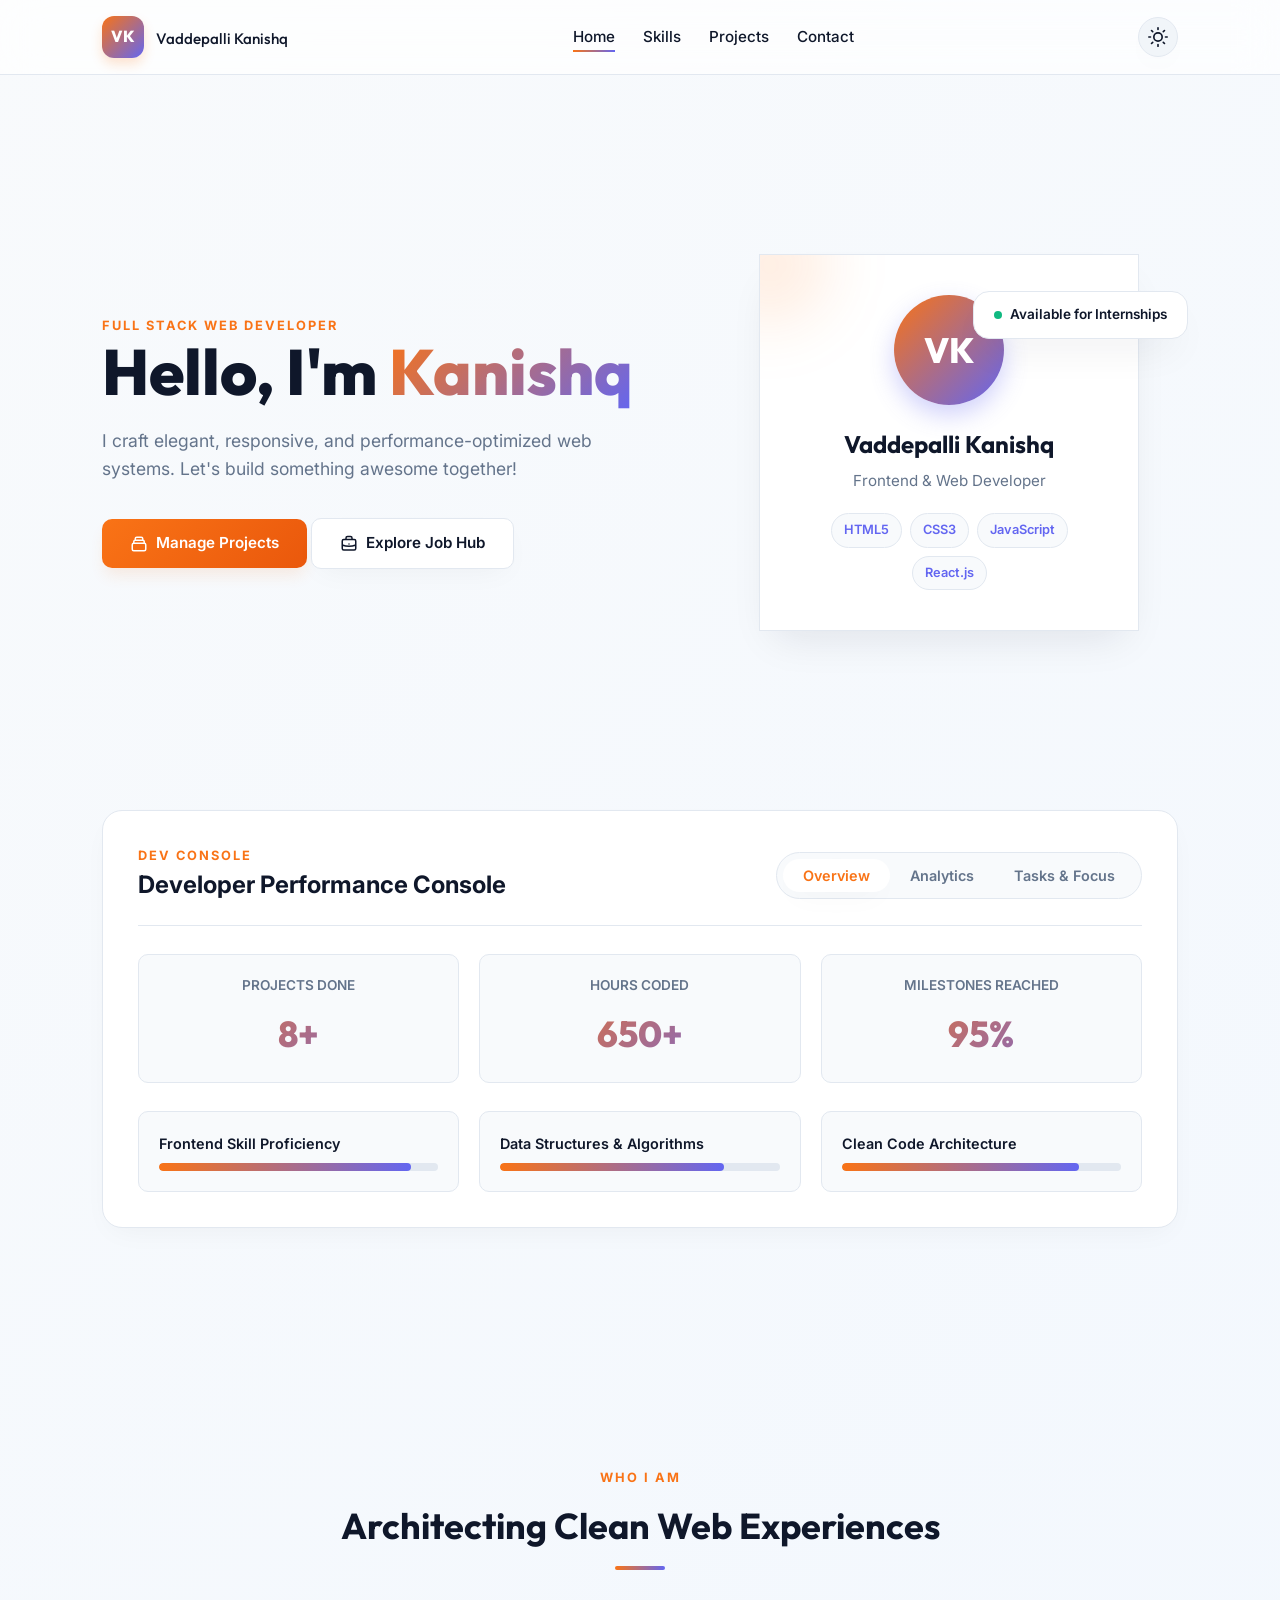
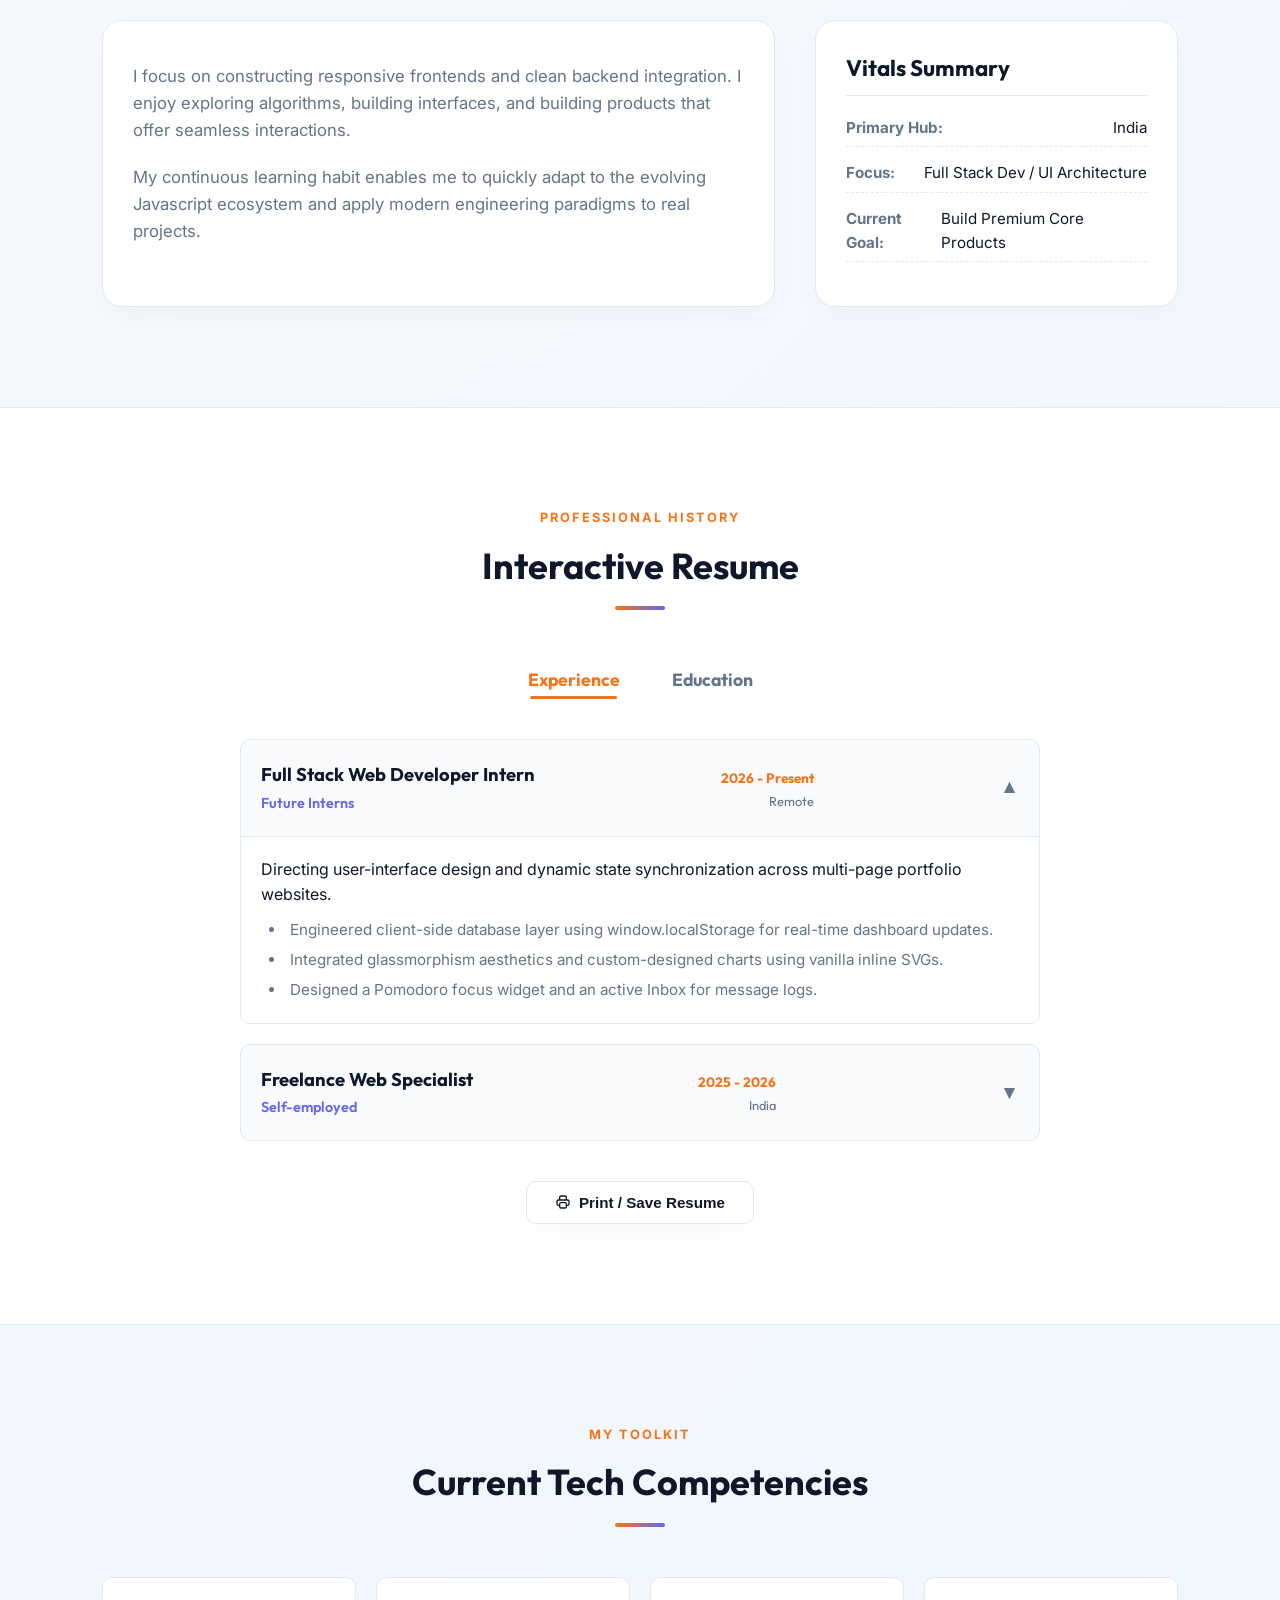
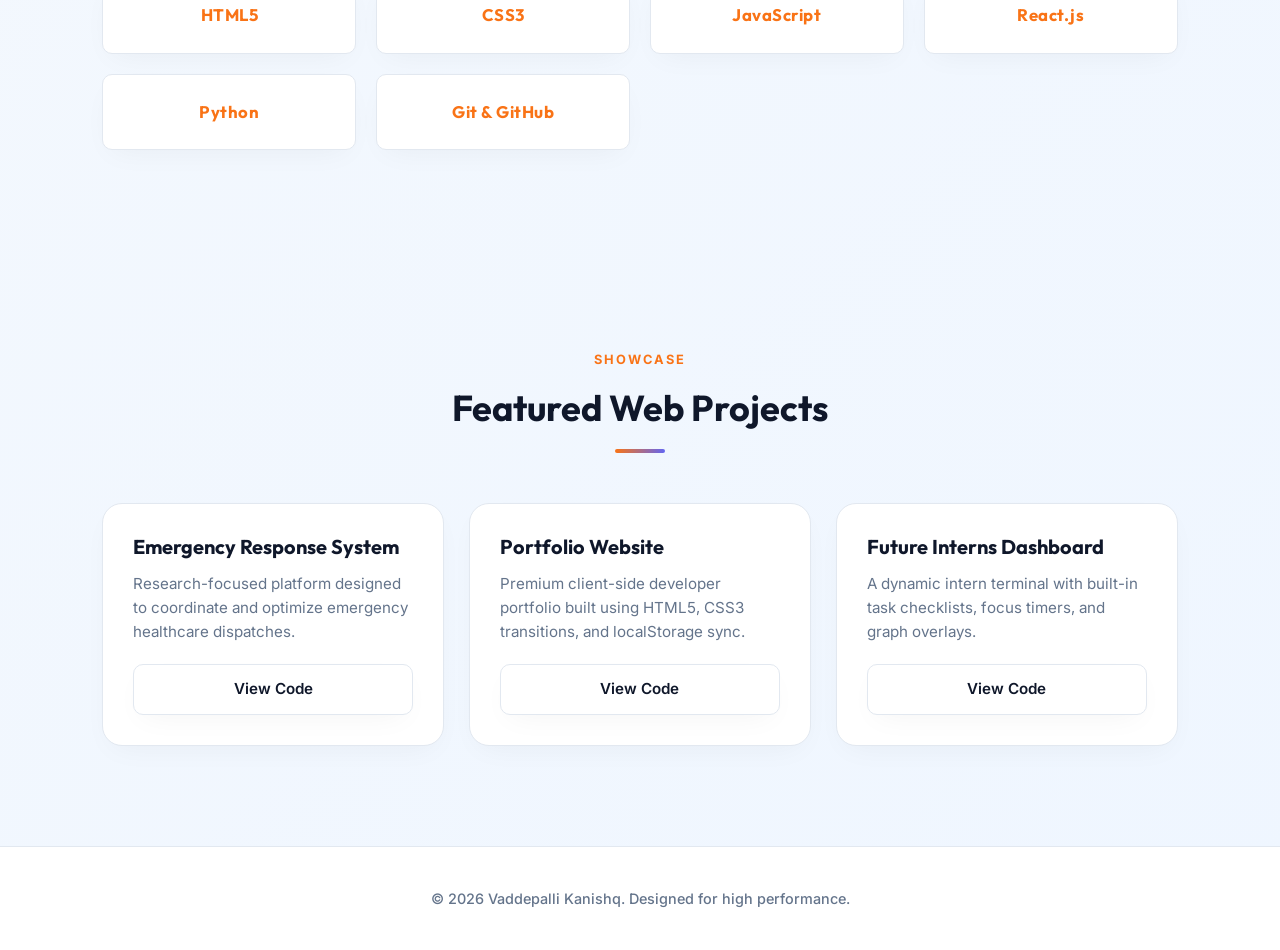
<file: index.html>
<!DOCTYPE html>
<html lang="en">
<head>
    <meta charset="UTF-8">
    <meta name="viewport" content="width=device-width, initial-scale=1.0">
    <title>Vaddepalli Kanishq | Personal Professional Portfolio</title>
    <meta name="description" content="Professional portfolio of Vaddepalli Kanishq, Frontend & Full Stack Web Developer. View skills, dynamic projects, coding analytics, focus timer, and connect for opportunities.">
    <meta name="keywords" content="Vaddepalli Kanishq, Kanishq portfolio, web developer, frontend developer, dynamic resume, future interns task">
    
    <!-- Open Graph / Facebook -->
    <meta property="og:type" content="website">
    <meta property="og:title" content="Vaddepalli Kanishq | Portfolio">
    <meta property="og:description" content="Professional portfolio showcasing projects, interactive resume, dynamic skills sync, and developer focus dashboard.">
    
    <!-- Stylesheets -->
    <link rel="stylesheet" href="style.css">
    
    <!-- Script inline to prevent Dark Mode flicker -->
    <script>
        (function() {
            const savedTheme = localStorage.getItem('portfolio-theme');
            if (savedTheme === 'dark' || (!savedTheme && window.matchMedia('(prefers-color-scheme: dark)').matches)) {
                document.documentElement.classList.add('dark');
                document.addEventListener('DOMContentLoaded', () => document.body.classList.add('dark'));
            }
        })();
    </script>
</head>
<body>
    <nav>
        <div class="brand">
            <div class="brand-icon">VK</div>
            <h2><a href="index.html">Vaddepalli Kanishq</a></h2>
        </div>
        <ul id="nav-menu">
            <li><a href="index.html" class="active">Home</a></li>
            <li><a href="skills.html">Skills</a></li>
            <li><a href="projects.html">Projects</a></li>
            <li><a href="contact.html">Contact</a></li>
        </ul>
        <div class="nav-actions">
            <button class="theme-toggle" id="theme-toggle" aria-label="Toggle Dark Mode">
                <!-- Sun Icon -->
                <svg class="sun-icon" viewBox="0 0 24 24"><circle cx="12" cy="12" r="5"/><path d="M12 1v2M12 21v2M4.22 4.22l1.42 1.42M18.36 18.36l1.42 1.42M1 12h2M21 12h2M4.22 19.78l1.42-1.42M18.36 5.64l1.42-1.42"/></svg>
                <!-- Moon Icon -->
                <svg class="moon-icon" viewBox="0 0 24 24"><path d="M21 12.79A9 9 0 1111.21 3 7 7 0 0021 12.79z"/></svg>
            </button>
            <button class="nav-toggle-btn" id="nav-toggle-btn" aria-label="Toggle Navigation">☰</button>
        </div>
    </nav>

    <!-- Hero Section -->
    <section class="hero">
        <div class="hero-content">
            <span class="eyebrow">Full Stack Web Developer</span>
            <h1>Hello, I'm <span>Kanishq</span></h1>
            <p class="hero-text">I craft elegant, responsive, and performance-optimized web systems. Let's build something awesome together!</p>
            <div class="page-links">
                <a href="projects.html" class="btn">
                    <svg width="18" height="18" fill="none" viewBox="0 0 24 24" stroke="currentColor" stroke-width="2"><path stroke-linecap="round" stroke-linejoin="round" d="M19 11H5m14 0a2 2 0 012 2v6a2 2 0 01-2 2H5a2 2 0 01-2-2v-6a2 2 0 012-2m14 0V9a2 2 0 00-2-2M5 11V9a2 2 0 012-2m0 0V5a2 2 0 012-2h6a2 2 0 012 2v2M7 7h10"/></svg>
                    Manage Projects
                </a>
                <a href="jobs.html" class="btn btn-secondary">
                    <svg width="18" height="18" fill="none" viewBox="0 0 24 24" stroke="currentColor" stroke-width="2"><path stroke-linecap="round" stroke-linejoin="round" d="M21 13.255A23.931 23.931 0 0112 15c-3.183 0-6.22-.62-9-1.745M16 6V4a2 2 0 00-2-2h-4a2 2 0 00-2 2v2m4 6h.01M5 20h14a2 2 0 002-2V8a2 2 0 00-2-2H5a2 2 0 00-2 2v10a2 2 0 002 2z"/></svg>
                    Explore Job Hub
                </a>
            </div>
        </div>
        <div class="hero-visual">
            <div class="profile-card">
                <div class="profile-avatar">VK</div>
                <h3>Vaddepalli Kanishq</h3>
                <p>Frontend & Web Developer</p>
                <div class="profile-tags">
                    <span>HTML5</span>
                    <span>CSS3</span>
                    <span>JavaScript</span>
                    <span>React.js</span>
                </div>
            </div>
            <div class="floating-card card-one">Available for Internships</div>
        </div>
    </section>

    <!-- Dashboard Section -->
    <section class="dashboard-section">
        <div class="dashboard-panel">
            <div class="dashboard-top">
                <div>
                    <span class="eyebrow">Dev Console</span>
                    <h2>Developer Performance Console</h2>
                </div>
                <div class="dashboard-tabs">
                    <button class="tab-btn active" data-tab="overview">Overview</button>
                    <button class="tab-btn" data-tab="analytics">Analytics</button>
                    <button class="tab-btn" data-tab="tasks">Tasks & Focus</button>
                </div>
            </div>

            <!-- Stats Counters -->
            <div class="dashboard-stat-grid">
                <div class="dashboard-stat">
                    <p>Projects Done</p>
                    <h3 class="counter" id="stat-projects-counter" data-target="8">0</h3>
                </div>
                <div class="dashboard-stat">
                    <p>Hours Coded</p>
                    <h3 class="counter" data-target="650">0</h3>
                </div>
                <div class="dashboard-stat">
                    <p>Milestones Reached</p>
                    <h3 class="counter" data-target="95">0</h3>
                </div>
            </div>

            <!-- Panel: Overview -->
            <div class="tab-panel active" data-panel="overview">
                <div class="dashboard-body" id="overview-progress-container">
                    <div class="progress-card">
                        <p>Frontend Skill Proficiency</p>
                        <div class="progress-bar"><span style="width: 90%"></span></div>
                    </div>
                    <div class="progress-card">
                        <p>Data Structures & Algorithms</p>
                        <div class="progress-bar"><span style="width: 80%"></span></div>
                    </div>
                    <div class="progress-card">
                        <p>Clean Code Architecture</p>
                        <div class="progress-bar"><span style="width: 85%"></span></div>
                    </div>
                </div>
            </div>

            <!-- Panel: Analytics (SVG Chart) -->
            <div class="tab-panel" data-panel="analytics">
                <div class="chart-container">
                    <div class="chart-header">
                        <h4>Coding Frequency (Last 7 Days)</h4>
                        <div class="chart-legend">
                            <div class="legend-item">
                                <span class="legend-color" style="background: var(--primary);"></span>
                                <span>Code Hours</span>
                            </div>
                            <div class="legend-item">
                                <span class="legend-color" style="background: var(--secondary);"></span>
                                <span>Commits</span>
                            </div>
                        </div>
                    </div>
                    <div class="chart-svg-wrapper">
                        <!-- Chart Tooltip -->
                        <div class="chart-tooltip" id="chart-tooltip">12 hrs code</div>
                        <!-- SVG line graph -->
                        <svg viewBox="0 0 600 200" id="analytics-svg">
                            <!-- Grid lines -->
                            <line x1="50" y1="20" x2="550" y2="20" stroke="var(--border)" stroke-dasharray="4"/>
                            <line x1="50" y1="70" x2="550" y2="70" stroke="var(--border)" stroke-dasharray="4"/>
                            <line x1="50" y1="120" x2="550" y2="120" stroke="var(--border)" stroke-dasharray="4"/>
                            <line x1="50" y1="170" x2="550" y2="170" stroke="var(--border)"/>
                            
                            <!-- X Axis Labels -->
                            <text x="50" y="190" fill="var(--text-muted)" font-size="10" text-anchor="middle">Mon</text>
                            <text x="133" y="190" fill="var(--text-muted)" font-size="10" text-anchor="middle">Tue</text>
                            <text x="216" y="190" fill="var(--text-muted)" font-size="10" text-anchor="middle">Wed</text>
                            <text x="300" y="190" fill="var(--text-muted)" font-size="10" text-anchor="middle">Thu</text>
                            <text x="383" y="190" fill="var(--text-muted)" font-size="10" text-anchor="middle">Fri</text>
                            <text x="466" y="190" fill="var(--text-muted)" font-size="10" text-anchor="middle">Sat</text>
                            <text x="550" y="190" fill="var(--text-muted)" font-size="10" text-anchor="middle">Sun</text>
                            
                            <!-- Graph Path (Coding Hours) -->
                            <path d="M 50 140 Q 133 90 216 110 T 300 50 T 383 120 T 466 70 T 550 40" fill="none" stroke="var(--primary)" stroke-width="4" stroke-linecap="round"/>
                            
                            <!-- Graph Path (Commits) -->
                            <path d="M 50 160 Q 133 130 216 120 T 300 80 T 383 140 T 466 110 T 550 80" fill="none" stroke="var(--secondary)" stroke-width="3" stroke-linecap="round" stroke-dasharray="2 2"/>
                            
                            <!-- Interactive dots (Coding Hours) -->
                            <circle cx="50" cy="140" r="6" fill="var(--primary)" class="chart-point" data-info="Mon: 3 Hours Coding"/>
                            <circle cx="133" cy="90" r="6" fill="var(--primary)" class="chart-point" data-info="Tue: 8 Hours Coding"/>
                            <circle cx="216" cy="110" r="6" fill="var(--primary)" class="chart-point" data-info="Wed: 6 Hours Coding"/>
                            <circle cx="300" cy="50" r="6" fill="var(--primary)" class="chart-point" data-info="Thu: 12 Hours Coding"/>
                            <circle cx="383" cy="120" r="6" fill="var(--primary)" class="chart-point" data-info="Fri: 5 Hours Coding"/>
                            <circle cx="466" cy="70" r="6" fill="var(--primary)" class="chart-point" data-info="Sat: 10 Hours Coding"/>
                            <circle cx="550" cy="40" r="6" fill="var(--primary)" class="chart-point" data-info="Sun: 13 Hours Coding"/>
                        </svg>
                    </div>
                </div>
            </div>

            <!-- Panel: Tasks & Pomodoro Timer -->
            <div class="tab-panel" data-panel="tasks">
                <div class="tasks-panel-layout">
                    <!-- Tasks Tracker -->
                    <div class="interactive-todo-widget">
                        <h4>Activity Backlog</h4>
                        <form id="todo-form" class="todo-input-group">
                            <input type="text" id="todo-input" placeholder="Plan your next dev sprint..." required>
                            <button type="submit" class="btn">Add</button>
                        </form>
                        <div class="todo-list-wrapper" id="todo-list">
                            <!-- Injected by JS -->
                        </div>
                    </div>

                    <!-- Pomodoro Focus Widget -->
                    <div class="pomodoro-widget">
                        <h4>Pomodoro Focus Engine</h4>
                        <div class="timer-circle-container">
                            <svg class="timer-svg">
                                <circle cx="70" cy="70" r="65" class="timer-bg-circle"></circle>
                                <circle cx="70" cy="70" r="65" class="timer-progress-circle" id="timer-progress"></circle>
                            </svg>
                            <div class="timer-display" id="timer-display">25:00</div>
                        </div>
                        <div class="timer-controls">
                            <button class="timer-btn btn-start" id="timer-start-btn">Start</button>
                            <button class="timer-btn" id="timer-reset-btn">Reset</button>
                        </div>
                        <div class="timer-options">
                            <button class="timer-opt-btn active" data-time="1500">Work</button>
                            <button class="timer-opt-btn" data-time="300">Break</button>
                        </div>
                    </div>
                </div>
            </div>
        </div>
    </section>

    <!-- About Section -->
    <section id="about" class="about-section">
        <div class="section-header">
            <span class="eyebrow">Who I Am</span>
            <h2>Architecting Clean Web Experiences</h2>
        </div>
        <div class="about-grid">
            <div class="card about-card">
                <p>I focus on constructing responsive frontends and clean backend integration. I enjoy exploring algorithms, building interfaces, and building products that offer seamless interactions.</p>
                <p>My continuous learning habit enables me to quickly adapt to the evolving Javascript ecosystem and apply modern engineering paradigms to real projects.</p>
            </div>
            <div class="card info-card">
                <h3>Vitals Summary</h3>
                <p><strong>Primary Hub:</strong> <span>India</span></p>
                <p><strong>Focus:</strong> <span>Full Stack Dev / UI Architecture</span></p>
                <p><strong>Current Goal:</strong> <span>Build Premium Core Products</span></p>
            </div>
        </div>
    </section>

    <!-- Interactive Resume Section -->
    <section id="resume" class="interactive-resume-section">
        <div class="section-header">
            <span class="eyebrow">Professional History</span>
            <h2>Interactive Resume</h2>
        </div>
        <div class="resume-tabs">
            <button class="resume-tab-btn active" data-resume-tab="experience">Experience</button>
            <button class="resume-tab-btn" data-resume-tab="education">Education</button>
        </div>
        <div class="resume-content">
            <!-- Experience panel -->
            <div class="resume-panel active" id="resume-experience">
                <div class="resume-item open">
                    <div class="resume-item-header">
                        <div class="resume-item-title-area">
                            <h4>Full Stack Web Developer Intern</h4>
                            <span class="resume-item-company">Future Interns</span>
                        </div>
                        <div class="resume-item-meta">
                            <span class="resume-item-date">2026 - Present</span>
                            <div class="resume-item-location">Remote</div>
                        </div>
                        <span class="resume-toggle-icon">▼</span>
                    </div>
                    <div class="resume-item-body">
                        <p>Directing user-interface design and dynamic state synchronization across multi-page portfolio websites.</p>
                        <ul>
                            <li>Engineered client-side database layer using window.localStorage for real-time dashboard updates.</li>
                            <li>Integrated glassmorphism aesthetics and custom-designed charts using vanilla inline SVGs.</li>
                            <li>Designed a Pomodoro focus widget and an active Inbox for message logs.</li>
                        </ul>
                    </div>
                </div>
                <div class="resume-item">
                    <div class="resume-item-header">
                        <div class="resume-item-title-area">
                            <h4>Freelance Web Specialist</h4>
                            <span class="resume-item-company">Self-employed</span>
                        </div>
                        <div class="resume-item-meta">
                            <span class="resume-item-date">2025 - 2026</span>
                            <div class="resume-item-location">India</div>
                        </div>
                        <span class="resume-toggle-icon">▼</span>
                    </div>
                    <div class="resume-item-body">
                        <p>Constructed highly engaging landing pages and web components for early-stage initiatives.</p>
                        <ul>
                            <li>Improved page load dynamics and asset structures, increasing responsiveness by 40%.</li>
                            <li>Engineered reusable Javascript patterns for custom search, filter systems, and sliders.</li>
                        </ul>
                    </div>
                </div>
            </div>
            <!-- Education panel -->
            <div class="resume-panel" id="resume-education">
                <div class="resume-item open">
                    <div class="resume-item-header">
                        <div class="resume-item-title-area">
                            <h4>B.Tech in Computer Science & Engineering</h4>
                            <span class="resume-item-company">Engineering University</span>
                        </div>
                        <div class="resume-item-meta">
                            <span class="resume-item-date">2023 - 2027</span>
                            <div class="resume-item-location">India</div>
                        </div>
                        <span class="resume-toggle-icon">▼</span>
                    </div>
                    <div class="resume-item-body">
                        <p>Concentrating on software algorithms, responsive web system architectures, and core computer science fundamentals.</p>
                        <ul>
                            <li>Engaging in tech communities and open source tasks.</li>
                            <li>Key concepts: Data Structures, UI Design, DBMS, Web Architectures.</li>
                        </ul>
                    </div>
                </div>
            </div>
        </div>
        <div class="resume-actions">
            <button class="btn btn-secondary" onclick="window.print()">
                <svg width="16" height="16" fill="none" viewBox="0 0 24 24" stroke="currentColor" stroke-width="2"><path stroke-linecap="round" stroke-linejoin="round" d="M17 17h2a2 2 0 002-2v-4a2 2 0 00-2-2H5a2 2 0 00-2 2v4a2 2 0 002 2h2m2 4h6a2 2 0 002-2v-4a2 2 0 00-2-2H9a2 2 0 00-2 2v4a2 2 0 002 2zm8-12V5a2 2 0 00-2-2H9a2 2 0 00-2 2v4h10z"/></svg>
                Print / Save Resume
            </button>
        </div>
    </section>

    <!-- Skills Section -->
    <section id="skills">
        <div class="section-header">
            <span class="eyebrow">My Toolkit</span>
            <h2>Current Tech Competencies</h2>
        </div>
        <div id="skills-homepage-list" class="skill-grid">
            <!-- Dynamic skills list rendered from localstorage -->
        </div>
    </section>

    <!-- Projects Section -->
    <section id="projects">
        <div class="section-header">
            <span class="eyebrow">Showcase</span>
            <h2>Featured Web Projects</h2>
        </div>
        <div id="projects-homepage-list" class="project-grid">
            <!-- Dynamic projects rendered from localstorage -->
        </div>
    </section>

    <!-- Footer -->
    <footer>
        <p>&copy; 2026 Vaddepalli Kanishq. Designed for high performance.</p>
    </footer>

    <!-- Scripts -->
    <script src="script.js"></script>
</body>
</html>
</file>
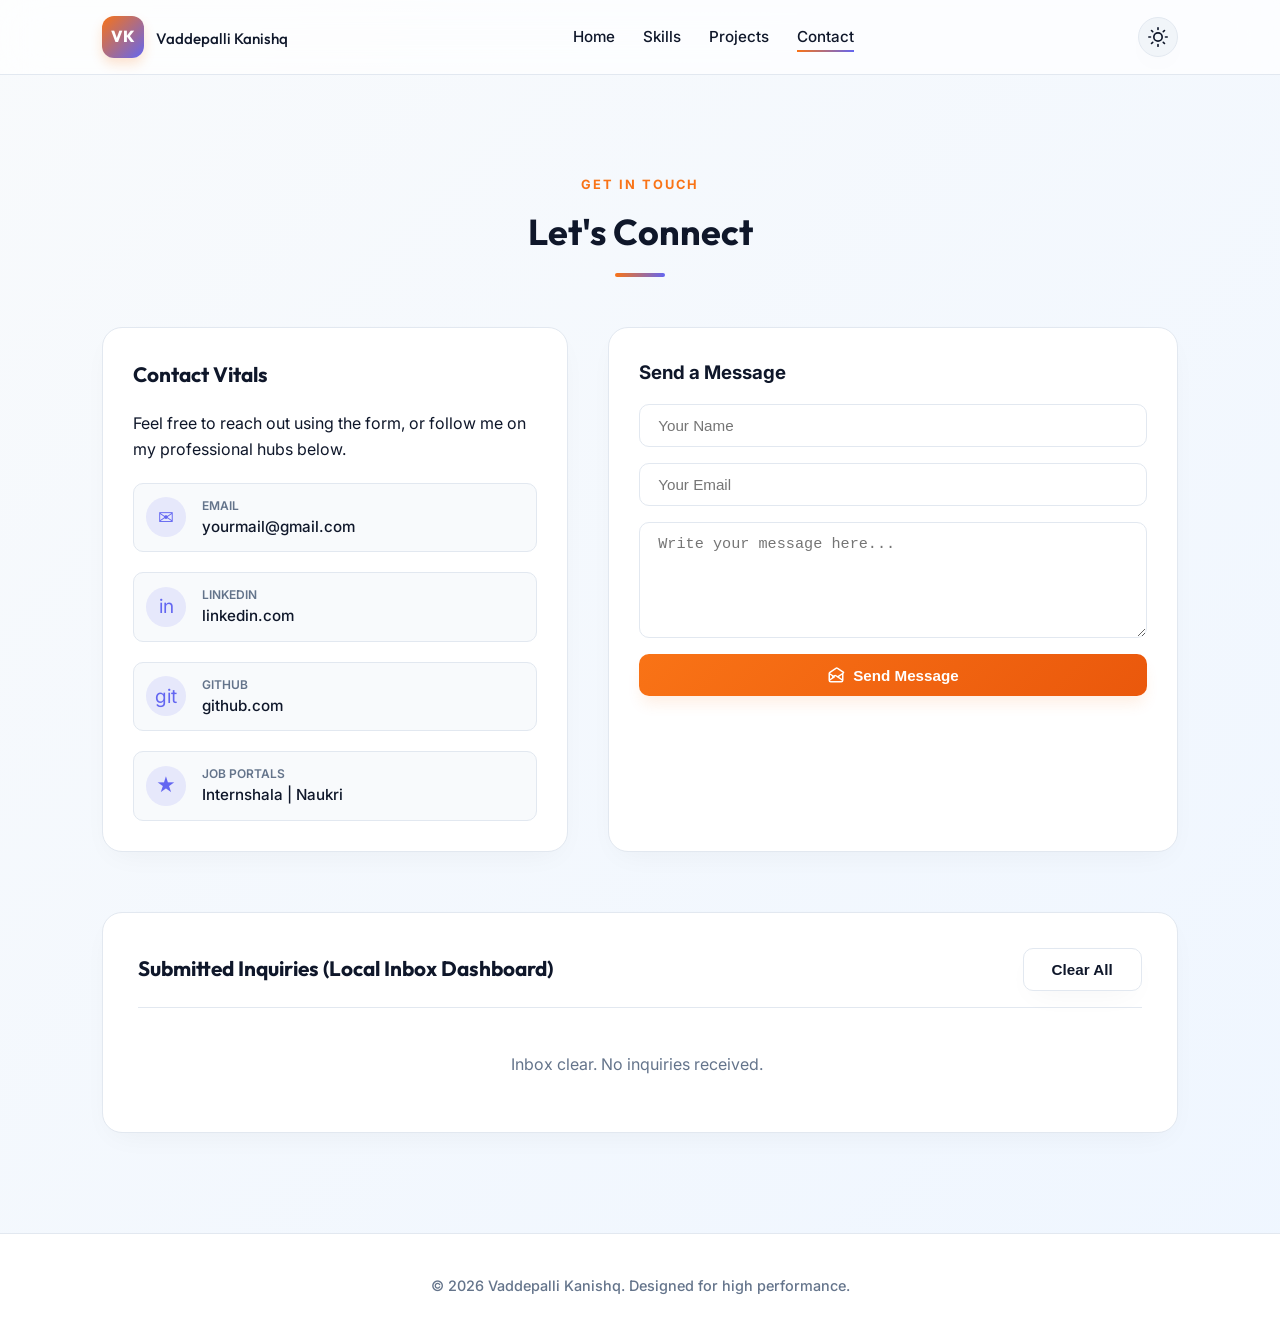
<file: contact.html>
<!DOCTYPE html>
<html lang="en">
<head>
    <meta charset="UTF-8">
    <meta name="viewport" content="width=device-width, initial-scale=1.0">
    <title>Contact Info & Inbox | Vaddepalli Kanishq</title>
    <link rel="stylesheet" href="style.css">
    
    <!-- Script inline to prevent Dark Mode flicker -->
    <script>
        (function() {
            const savedTheme = localStorage.getItem('portfolio-theme');
            if (savedTheme === 'dark' || (!savedTheme && window.matchMedia('(prefers-color-scheme: dark)').matches)) {
                document.documentElement.classList.add('dark');
                document.addEventListener('DOMContentLoaded', () => document.body.classList.add('dark'));
            }
        })();
    </script>
</head>
<body>
    <nav>
        <div class="brand">
            <div class="brand-icon">VK</div>
            <h2><a href="index.html">Vaddepalli Kanishq</a></h2>
        </div>
        <ul id="nav-menu">
            <li><a href="index.html">Home</a></li>
            <li><a href="skills.html">Skills</a></li>
            <li><a href="projects.html">Projects</a></li>
            <li><a href="contact.html" class="active">Contact</a></li>
        </ul>
        <div class="nav-actions">
            <button class="theme-toggle" id="theme-toggle" aria-label="Toggle Dark Mode">
                <!-- Sun Icon -->
                <svg class="sun-icon" viewBox="0 0 24 24"><circle cx="12" cy="12" r="5"/><path d="M12 1v2M12 21v2M4.22 4.22l1.42 1.42M18.36 18.36l1.42 1.42M1 12h2M21 12h2M4.22 19.78l1.42-1.42M18.36 5.64l1.42-1.42"/></svg>
                <!-- Moon Icon -->
                <svg class="moon-icon" viewBox="0 0 24 24"><path d="M21 12.79A9 9 0 1111.21 3 7 7 0 0021 12.79z"/></svg>
            </button>
            <button class="nav-toggle-btn" id="nav-toggle-btn" aria-label="Toggle Navigation">☰</button>
        </div>
    </nav>

    <section class="contact-page-section">
        <div class="section-header">
            <span class="eyebrow">Get In Touch</span>
            <h2>Let's Connect</h2>
        </div>
        
        <div class="contact-grid">
            <!-- Left Info Panel -->
            <div class="card contact-card">
                <h3>Contact Vitals</h3>
                <p>Feel free to reach out using the form, or follow me on my professional hubs below.</p>
                
                <div class="contact-item">
                    <div class="contact-item-icon">✉</div>
                    <div class="contact-item-info">
                        <span>Email</span>
                        <a href="mailto:yourmail@gmail.com">yourmail@gmail.com</a>
                    </div>
                </div>

                <div class="contact-item">
                    <div class="contact-item-icon">in</div>
                    <div class="contact-item-info">
                        <span>LinkedIn</span>
                        <a href="https://www.linkedin.com/" target="_blank" rel="noopener noreferrer">linkedin.com</a>
                    </div>
                </div>

                <div class="contact-item">
                    <div class="contact-item-icon">git</div>
                    <div class="contact-item-info">
                        <span>GitHub</span>
                        <a href="https://github.com/" target="_blank" rel="noopener noreferrer">github.com</a>
                    </div>
                </div>

                <div class="contact-item">
                    <div class="contact-item-icon">★</div>
                    <div class="contact-item-info">
                        <span>Job Portals</span>
                        <p>
                            <a href="https://internshala.com/" target="_blank" rel="noopener noreferrer">Internshala</a> | 
                            <a href="https://www.naukri.com/" target="_blank" rel="noopener noreferrer">Naukri</a>
                        </p>
                    </div>
                </div>
            </div>

            <!-- Right Form Panel -->
            <form class="card contact-form" id="contact-form">
                <h3>Send a Message</h3>
                <input type="text" id="contact-name" placeholder="Your Name" required>
                <input type="email" id="contact-email" placeholder="Your Email" required>
                <textarea id="contact-message" rows="5" placeholder="Write your message here..." required></textarea>
                <button type="submit" class="btn">
                    <svg width="18" height="18" fill="none" viewBox="0 0 24 24" stroke="currentColor" stroke-width="2"><path stroke-linecap="round" stroke-linejoin="round" d="M3 19v-8.93a2 2 0 01.89-1.664l8-5.333a2 2 0 012.22 0l8 5.333A2 2 0 0121 10.07V19M3 19a2 2 0 002 2h14a2 2 0 002-2M3 19l6.75-4.5M21 19l-6.75-4.5M3 10l6.75 4.5M21 10l-6.75 4.5m0 0l-2.25-1.5a2 2 0 00-2.22 0l-2.25 1.5"/></svg>
                    Send Message
                </button>
            </form>
        </div>

        <!-- Local Messages Inbox Feed -->
        <div class="inbox-section" id="inbox-section">
            <div class="inbox-header">
                <h3>Submitted Inquiries (Local Inbox Dashboard)</h3>
                <button class="btn btn-secondary" id="clear-inbox-btn">Clear All</button>
            </div>
            <div class="inbox-feed" id="inbox-feed">
                <!-- Message logs injected by JS -->
            </div>
        </div>
    </section>

    <footer>
        <p>&copy; 2026 Vaddepalli Kanishq. Designed for high performance.</p>
    </footer>

    <script src="script.js"></script>
</body>
</html>
</file>
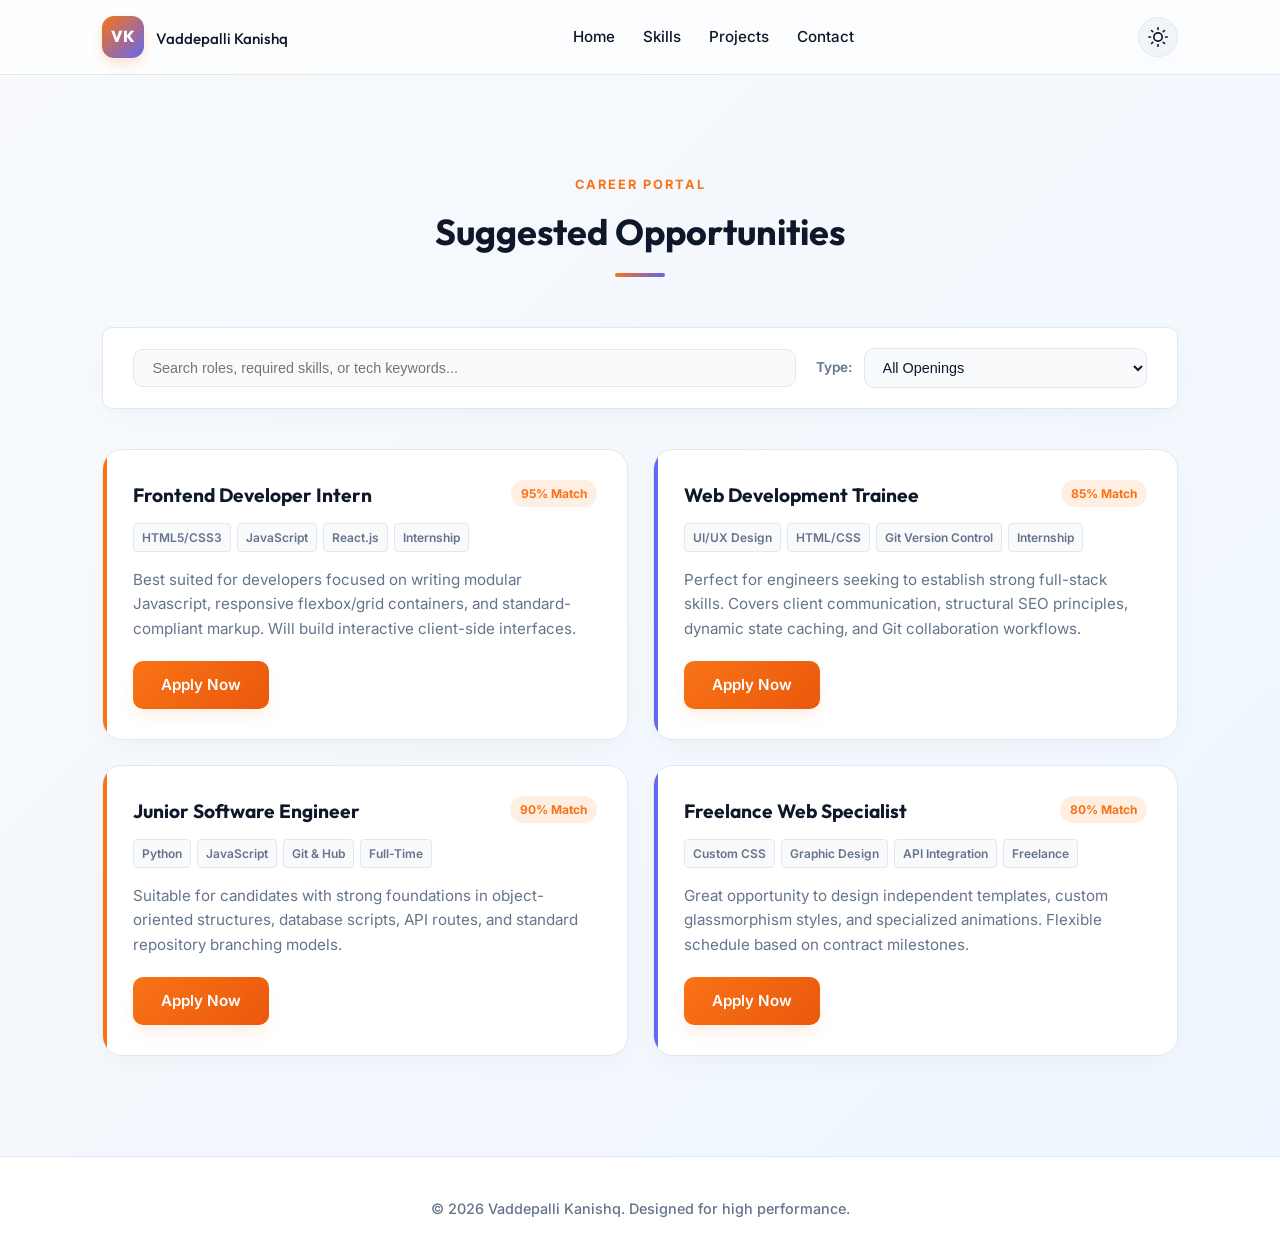
<file: jobs.html>
<!DOCTYPE html>
<html lang="en">
<head>
    <meta charset="UTF-8">
    <meta name="viewport" content="width=device-width, initial-scale=1.0">
    <title>Career Opportunities | Vaddepalli Kanishq</title>
    <link rel="stylesheet" href="style.css">
    
    <!-- Script inline to prevent Dark Mode flicker -->
    <script>
        (function() {
            const savedTheme = localStorage.getItem('portfolio-theme');
            if (savedTheme === 'dark' || (!savedTheme && window.matchMedia('(prefers-color-scheme: dark)').matches)) {
                document.documentElement.classList.add('dark');
                document.addEventListener('DOMContentLoaded', () => document.body.classList.add('dark'));
            }
        })();
    </script>
</head>
<body>
    <nav>
        <div class="brand">
            <div class="brand-icon">VK</div>
            <h2><a href="index.html">Vaddepalli Kanishq</a></h2>
        </div>
        <ul id="nav-menu">
            <li><a href="index.html">Home</a></li>
            <li><a href="skills.html">Skills</a></li>
            <li><a href="projects.html">Projects</a></li>
            <li><a href="contact.html">Contact</a></li>
        </ul>
        <div class="nav-actions">
            <button class="theme-toggle" id="theme-toggle" aria-label="Toggle Dark Mode">
                <!-- Sun Icon -->
                <svg class="sun-icon" viewBox="0 0 24 24"><circle cx="12" cy="12" r="5"/><path d="M12 1v2M12 21v2M4.22 4.22l1.42 1.42M18.36 18.36l1.42 1.42M1 12h2M21 12h2M4.22 19.78l1.42-1.42M18.36 5.64l1.42-1.42"/></svg>
                <!-- Moon Icon -->
                <svg class="moon-icon" viewBox="0 0 24 24"><path d="M21 12.79A9 9 0 1111.21 3 7 7 0 0021 12.79z"/></svg>
            </button>
            <button class="nav-toggle-btn" id="nav-toggle-btn" aria-label="Toggle Navigation">☰</button>
        </div>
    </nav>

    <section class="jobs-page-section">
        <div class="section-header">
            <span class="eyebrow">Career Portal</span>
            <h2>Suggested Opportunities</h2>
        </div>

        <!-- Filter and Search Interface -->
        <div class="jobs-filter-panel">
            <div class="search-field-wrapper">
                <input type="text" id="jobs-search-input" placeholder="Search roles, required skills, or tech keywords...">
            </div>
            <div class="filter-group">
                <label for="jobs-category-filter">Type:</label>
                <select id="jobs-category-filter">
                    <option value="all">All Openings</option>
                    <option value="internship">Internships</option>
                    <option value="fulltime">Full-time Roles</option>
                    <option value="freelance">Freelance Tasks</option>
                </select>
            </div>
        </div>

        <!-- Opportunities Grid -->
        <div class="jobs-grid" id="jobs-grid">
            <div class="card job-card matched" data-category="internship" data-skills="html css javascript react">
                <div class="job-header">
                    <h3 class="job-title">Frontend Developer Intern</h3>
                    <span class="job-match-badge">95% Match</span>
                </div>
                <div class="job-tags">
                    <span class="job-tag">HTML5/CSS3</span>
                    <span class="job-tag">JavaScript</span>
                    <span class="job-tag">React.js</span>
                    <span class="job-tag">Internship</span>
                </div>
                <p class="job-details">Best suited for developers focused on writing modular Javascript, responsive flexbox/grid containers, and standard-compliant markup. Will build interactive client-side interfaces.</p>
                <div class="job-action">
                    <a href="contact.html" class="btn">Apply Now</a>
                </div>
            </div>

            <div class="card job-card" data-category="internship" data-skills="web design ui ux client-side HTML">
                <div class="job-header">
                    <h3 class="job-title">Web Development Trainee</h3>
                    <span class="job-match-badge">85% Match</span>
                </div>
                <div class="job-tags">
                    <span class="job-tag">UI/UX Design</span>
                    <span class="job-tag">HTML/CSS</span>
                    <span class="job-tag">Git Version Control</span>
                    <span class="job-tag">Internship</span>
                </div>
                <p class="job-details">Perfect for engineers seeking to establish strong full-stack skills. Covers client communication, structural SEO principles, dynamic state caching, and Git collaboration workflows.</p>
                <div class="job-action">
                    <a href="contact.html" class="btn">Apply Now</a>
                </div>
            </div>

            <div class="card job-card matched" data-category="fulltime" data-skills="python javascript git systems SQL">
                <div class="job-header">
                    <h3 class="job-title">Junior Software Engineer</h3>
                    <span class="job-match-badge">90% Match</span>
                </div>
                <div class="job-tags">
                    <span class="job-tag">Python</span>
                    <span class="job-tag">JavaScript</span>
                    <span class="job-tag">Git & Hub</span>
                    <span class="job-tag">Full-Time</span>
                </div>
                <p class="job-details">Suitable for candidates with strong foundations in object-oriented structures, database scripts, API routes, and standard repository branching models.</p>
                <div class="job-action">
                    <a href="contact.html" class="btn">Apply Now</a>
                </div>
            </div>

            <div class="card job-card" data-category="freelance" data-skills="portfolio ui design styling custom CSS">
                <div class="job-header">
                    <h3 class="job-title">Freelance Web Specialist</h3>
                    <span class="job-match-badge">80% Match</span>
                </div>
                <div class="job-tags">
                    <span class="job-tag">Custom CSS</span>
                    <span class="job-tag">Graphic Design</span>
                    <span class="job-tag">API Integration</span>
                    <span class="job-tag">Freelance</span>
                </div>
                <p class="job-details">Great opportunity to design independent templates, custom glassmorphism styles, and specialized animations. Flexible schedule based on contract milestones.</p>
                <div class="job-action">
                    <a href="contact.html" class="btn">Apply Now</a>
                </div>
            </div>
        </div>
    </section>

    <footer>
        <p>&copy; 2026 Vaddepalli Kanishq. Designed for high performance.</p>
    </footer>

    <script src="script.js"></script>
</body>
</html>
</file>
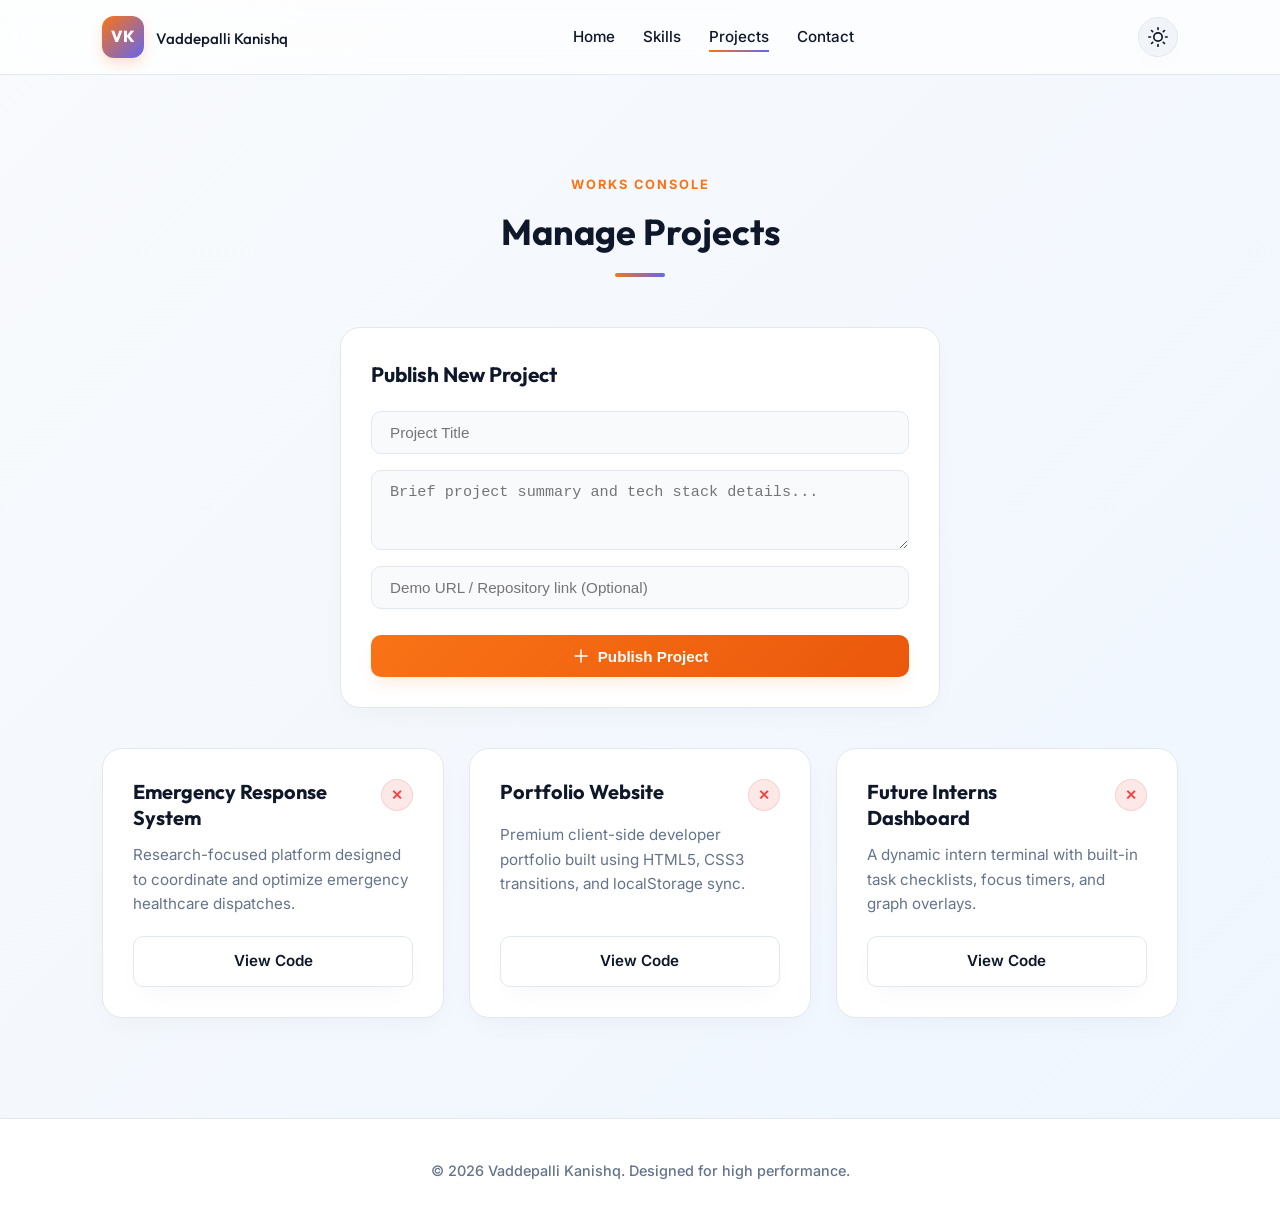
<file: projects.html>
<!DOCTYPE html>
<html lang="en">
<head>
    <meta charset="UTF-8">
    <meta name="viewport" content="width=device-width, initial-scale=1.0">
    <title>Projects Management | Vaddepalli Kanishq</title>
    <link rel="stylesheet" href="style.css">
    
    <!-- Script inline to prevent Dark Mode flicker -->
    <script>
        (function() {
            const savedTheme = localStorage.getItem('portfolio-theme');
            if (savedTheme === 'dark' || (!savedTheme && window.matchMedia('(prefers-color-scheme: dark)').matches)) {
                document.documentElement.classList.add('dark');
                document.addEventListener('DOMContentLoaded', () => document.body.classList.add('dark'));
            }
        })();
    </script>
</head>
<body>
    <nav>
        <div class="brand">
            <div class="brand-icon">VK</div>
            <h2><a href="index.html">Vaddepalli Kanishq</a></h2>
        </div>
        <ul id="nav-menu">
            <li><a href="index.html">Home</a></li>
            <li><a href="skills.html">Skills</a></li>
            <li><a href="projects.html" class="active">Projects</a></li>
            <li><a href="contact.html">Contact</a></li>
        </ul>
        <div class="nav-actions">
            <button class="theme-toggle" id="theme-toggle" aria-label="Toggle Dark Mode">
                <!-- Sun Icon -->
                <svg class="sun-icon" viewBox="0 0 24 24"><circle cx="12" cy="12" r="5"/><path d="M12 1v2M12 21v2M4.22 4.22l1.42 1.42M18.36 18.36l1.42 1.42M1 12h2M21 12h2M4.22 19.78l1.42-1.42M18.36 5.64l1.42-1.42"/></svg>
                <!-- Moon Icon -->
                <svg class="moon-icon" viewBox="0 0 24 24"><path d="M21 12.79A9 9 0 1111.21 3 7 7 0 0021 12.79z"/></svg>
            </button>
            <button class="nav-toggle-btn" id="nav-toggle-btn" aria-label="Toggle Navigation">☰</button>
        </div>
    </nav>

    <section>
        <div class="section-header">
            <span class="eyebrow">Works Console</span>
            <h2>Manage Projects</h2>
        </div>

        <div class="card admin-form">
            <h3>Publish New Project</h3>
            <form id="project-form">
                <input type="text" id="project-title" placeholder="Project Title" required>
                <textarea id="project-description" rows="3" placeholder="Brief project summary and tech stack details..." required></textarea>
                <input type="url" id="project-link" placeholder="Demo URL / Repository link (Optional)">
                <button type="submit" class="btn">
                    <svg width="18" height="18" fill="none" viewBox="0 0 24 24" stroke="currentColor" stroke-width="2"><path stroke-linecap="round" stroke-linejoin="round" d="M12 4v16m8-8H4"/></svg>
                    Publish Project
                </button>
            </form>
        </div>

        <div id="project-list" class="project-grid">
            <!-- Dynamic projects list rendered from localstorage -->
        </div>
    </section>

    <footer>
        <p>&copy; 2026 Vaddepalli Kanishq. Designed for high performance.</p>
    </footer>

    <script src="script.js"></script>
</body>
</html>
</file>
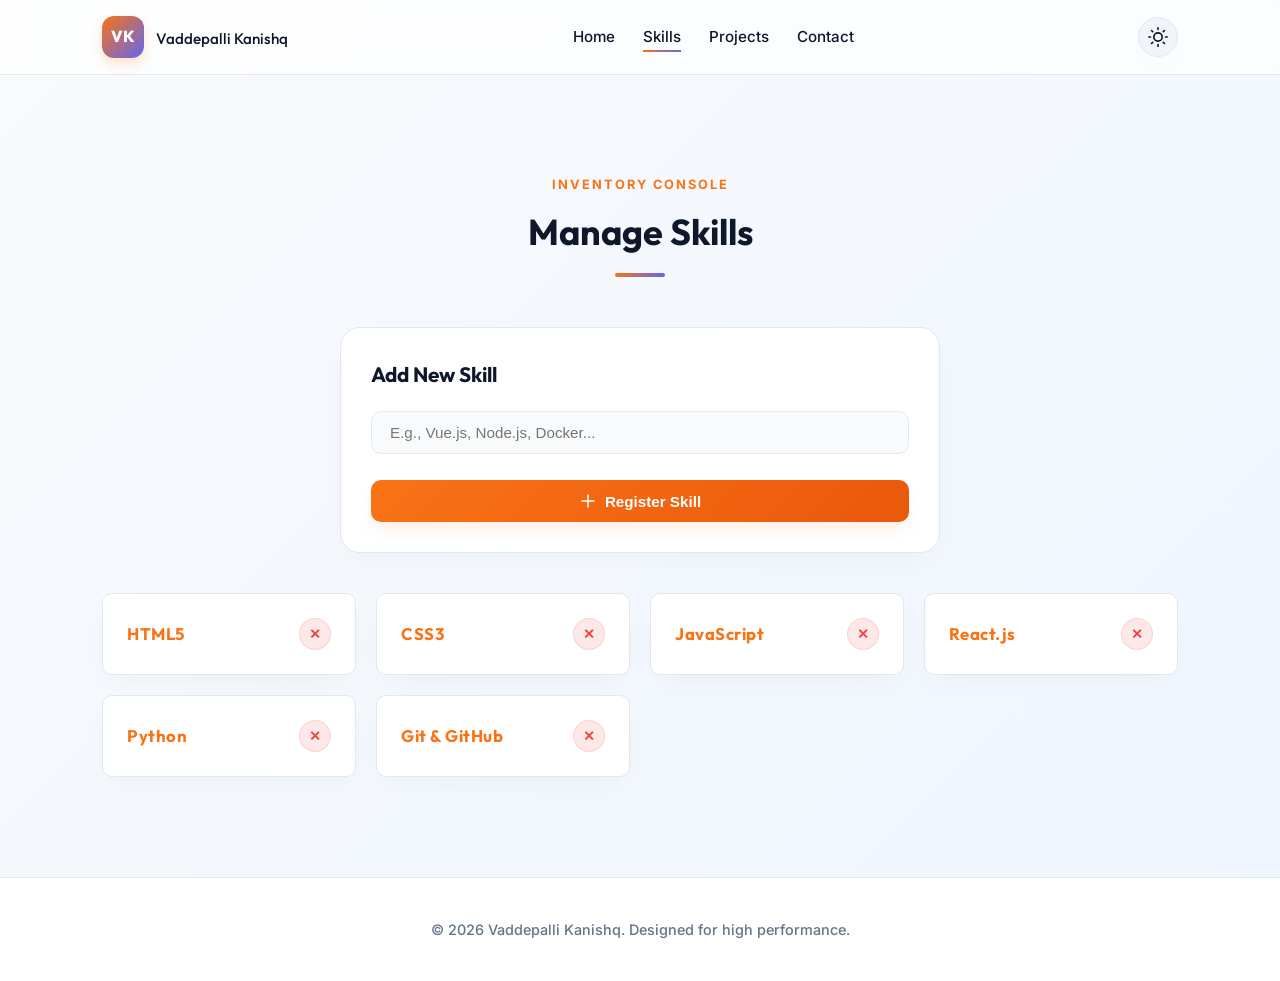
<file: skills.html>
<!DOCTYPE html>
<html lang="en">
<head>
    <meta charset="UTF-8">
    <meta name="viewport" content="width=device-width, initial-scale=1.0">
    <title>Skills Management | Vaddepalli Kanishq</title>
    <link rel="stylesheet" href="style.css">
    
    <!-- Script inline to prevent Dark Mode flicker -->
    <script>
        (function() {
            const savedTheme = localStorage.getItem('portfolio-theme');
            if (savedTheme === 'dark' || (!savedTheme && window.matchMedia('(prefers-color-scheme: dark)').matches)) {
                document.documentElement.classList.add('dark');
                document.addEventListener('DOMContentLoaded', () => document.body.classList.add('dark'));
            }
        })();
    </script>
</head>
<body>
    <nav>
        <div class="brand">
            <div class="brand-icon">VK</div>
            <h2><a href="index.html">Vaddepalli Kanishq</a></h2>
        </div>
        <ul id="nav-menu">
            <li><a href="index.html">Home</a></li>
            <li><a href="skills.html" class="active">Skills</a></li>
            <li><a href="projects.html">Projects</a></li>
            <li><a href="contact.html">Contact</a></li>
        </ul>
        <div class="nav-actions">
            <button class="theme-toggle" id="theme-toggle" aria-label="Toggle Dark Mode">
                <!-- Sun Icon -->
                <svg class="sun-icon" viewBox="0 0 24 24"><circle cx="12" cy="12" r="5"/><path d="M12 1v2M12 21v2M4.22 4.22l1.42 1.42M18.36 18.36l1.42 1.42M1 12h2M21 12h2M4.22 19.78l1.42-1.42M18.36 5.64l1.42-1.42"/></svg>
                <!-- Moon Icon -->
                <svg class="moon-icon" viewBox="0 0 24 24"><path d="M21 12.79A9 9 0 1111.21 3 7 7 0 0021 12.79z"/></svg>
            </button>
            <button class="nav-toggle-btn" id="nav-toggle-btn" aria-label="Toggle Navigation">☰</button>
        </div>
    </nav>

    <section>
        <div class="section-header">
            <span class="eyebrow">Inventory Console</span>
            <h2>Manage Skills</h2>
        </div>

        <div class="card admin-form">
            <h3>Add New Skill</h3>
            <form id="skill-form">
                <input type="text" id="skill-name" placeholder="E.g., Vue.js, Node.js, Docker..." required>
                <button type="submit" class="btn">
                    <svg width="18" height="18" fill="none" viewBox="0 0 24 24" stroke="currentColor" stroke-width="2"><path stroke-linecap="round" stroke-linejoin="round" d="M12 4v16m8-8H4"/></svg>
                    Register Skill
                </button>
            </form>
        </div>

        <div id="skill-list" class="skill-grid">
            <!-- Dynamic skills list rendered from localstorage -->
        </div>
    </section>

    <footer>
        <p>&copy; 2026 Vaddepalli Kanishq. Designed for high performance.</p>
    </footer>

    <script src="script.js"></script>
</body>
</html>
</file>
<file: style.css>
@import url('https://fonts.googleapis.com/css2?family=Inter:wght@300;400;500;600;700&family=Outfit:wght@400;500;600;700;800&display=swap');

:root {
    --bg: #f8fafc;
    --bg-gradient: linear-gradient(135deg, #f8fafc 0%, #eff6ff 100%);
    --surface: #ffffff;
    --surface-hover: #f1f5f9;
    --surface-border: #e2e8f0;
    --text: #0f172a;
    --text-muted: #64748b;
    --primary: #f97316; /* Orange */
    --primary-dark: #ea580c;
    --primary-glow: rgba(249, 115, 22, 0.12);
    --secondary: #6366f1; /* Indigo */
    --secondary-dark: #4f46e5;
    --secondary-glow: rgba(99, 102, 241, 0.12);
    --success: #10b981;
    --success-glow: rgba(16, 185, 129, 0.12);
    --danger: #ef4444;
    --danger-glow: rgba(239, 68, 68, 0.12);
    --border: #e2e8f0;
    --shadow: 0 10px 30px -10px rgba(15, 23, 42, 0.05);
    --shadow-lg: 0 20px 40px -15px rgba(15, 23, 42, 0.1);
    --radius: 20px;
    --radius-sm: 10px;
    --font-heading: 'Outfit', sans-serif;
    --font-body: 'Inter', sans-serif;
}

body.dark {
    --bg: #0b0f19;
    --bg-gradient: linear-gradient(135deg, #0b0f19 0%, #070a13 100%);
    --surface: #131a26;
    --surface-hover: #1e293b;
    --surface-border: #1e293b;
    --text: #f1f5f9;
    --text-muted: #94a3b8;
    --primary: #fb923c;
    --primary-dark: #f97316;
    --primary-glow: rgba(251, 146, 60, 0.15);
    --secondary: #818cf8;
    --secondary-dark: #6366f1;
    --secondary-glow: rgba(129, 140, 248, 0.15);
    --border: #1e293b;
    --shadow: 0 10px 35px -10px rgba(0, 0, 0, 0.4);
    --shadow-lg: 0 20px 45px -15px rgba(0, 0, 0, 0.6);
}

* {
    margin: 0;
    padding: 0;
    box-sizing: border-box;
    transition: background-color 0.3s ease, border-color 0.3s ease;
}

html {
    scroll-behavior: smooth;
}

body {
    font-family: var(--font-body);
    background: var(--bg-gradient);
    color: var(--text);
    line-height: 1.6;
    overflow-x: hidden;
}

/* Custom Scrollbar */
::-webkit-scrollbar {
    width: 8px;
}
::-webkit-scrollbar-track {
    background: var(--bg);
}
::-webkit-scrollbar-thumb {
    background: var(--border);
    border-radius: 4px;
}
::-webkit-scrollbar-thumb:hover {
    background: var(--text-muted);
}

/* Navigation bar */
nav {
    display: flex;
    justify-content: space-between;
    align-items: center;
    padding: 16px 8%;
    background: rgba(255, 255, 255, 0.7);
    backdrop-filter: blur(20px);
    -webkit-backdrop-filter: blur(20px);
    border-bottom: 1px solid var(--border);
    position: sticky;
    top: 0;
    z-index: 1000;
}

body.dark nav {
    background: rgba(19, 26, 38, 0.7);
}

.brand {
    display: flex;
    align-items: center;
    gap: 12px;
}

.brand-icon {
    width: 42px;
    height: 42px;
    display: grid;
    place-items: center;
    background: linear-gradient(135deg, var(--primary), var(--secondary));
    color: #ffffff;
    font-weight: 800;
    font-family: var(--font-heading);
    border-radius: 12px;
    box-shadow: 0 6px 12px rgba(249, 115, 22, 0.2);
}

nav h2 {
    font-family: var(--font-heading);
    font-size: 1.25rem;
    font-weight: 700;
}

nav h2 a {
    color: var(--text);
    text-decoration: none;
}

.nav-actions {
    display: flex;
    align-items: center;
    gap: 24px;
}

nav ul {
    display: flex;
    list-style: none;
    gap: 28px;
}

nav a {
    color: var(--text);
    text-decoration: none;
    font-weight: 500;
    font-size: 0.95rem;
    position: relative;
    padding: 6px 0;
}

nav a::after {
    content: '';
    position: absolute;
    bottom: 0;
    left: 0;
    width: 0;
    height: 2px;
    background: linear-gradient(90deg, var(--primary), var(--secondary));
    transition: width 0.3s ease;
}

nav a:hover::after,
nav a.active::after {
    width: 100%;
}

nav a:hover {
    color: var(--primary);
}

/* Theme Toggle */
.theme-toggle {
    background: var(--surface-hover);
    border: 1px solid var(--border);
    color: var(--text);
    width: 40px;
    height: 40px;
    border-radius: 50%;
    cursor: pointer;
    display: flex;
    align-items: center;
    justify-content: center;
    position: relative;
    overflow: hidden;
    box-shadow: var(--shadow);
}

.theme-toggle svg {
    width: 20px;
    height: 20px;
    fill: none;
    stroke: currentColor;
    stroke-width: 2;
    stroke-linecap: round;
    stroke-linejoin: round;
    transition: transform 0.5s ease;
}

.theme-toggle .moon-icon {
    display: none;
}

body.dark .theme-toggle .sun-icon {
    display: none;
}

body.dark .theme-toggle .moon-icon {
    display: block;
}

/* Hamburger mobile nav */
.nav-toggle-btn {
    display: none;
    background: none;
    border: none;
    color: var(--text);
    font-size: 1.5rem;
    cursor: pointer;
}

/* Global Sections */
section {
    padding: 100px 8%;
    max-width: 1400px;
    margin: 0 auto;
}

.section-header {
    text-align: center;
    margin-bottom: 50px;
}

.section-header h2 {
    font-family: var(--font-heading);
    font-size: 2.25rem;
    font-weight: 700;
    margin-top: 8px;
    position: relative;
    display: inline-block;
}

.section-header h2::after {
    content: '';
    display: block;
    width: 50px;
    height: 4px;
    background: linear-gradient(90deg, var(--primary), var(--secondary));
    margin: 12px auto 0;
    border-radius: 2px;
}

.eyebrow {
    color: var(--primary);
    font-size: 0.8rem;
    font-weight: 700;
    text-transform: uppercase;
    letter-spacing: 2px;
    display: block;
}

/* Cards Styles */
.card {
    background: var(--surface);
    border: 1px solid var(--border);
    border-radius: var(--radius);
    padding: 30px;
    box-shadow: var(--shadow);
    transition: transform 0.3s ease, box-shadow 0.3s ease, border-color 0.3s ease;
}

.card:hover {
    transform: translateY(-5px);
    box-shadow: var(--shadow-lg);
    border-color: rgba(99, 102, 241, 0.2);
}

/* Buttons */
.btn {
    display: inline-flex;
    align-items: center;
    justify-content: center;
    background: linear-gradient(135deg, var(--primary), var(--primary-dark));
    color: #ffffff;
    padding: 12px 28px;
    border-radius: var(--radius-sm);
    text-decoration: none;
    font-weight: 600;
    font-size: 0.95rem;
    border: none;
    cursor: pointer;
    box-shadow: 0 10px 15px -3px var(--primary-glow);
    transition: transform 0.2s ease, box-shadow 0.2s ease, filter 0.2s ease;
    gap: 8px;
}

.btn:hover {
    transform: translateY(-2px);
    box-shadow: 0 15px 20px -3px var(--primary-glow);
    filter: brightness(1.05);
}

.btn-secondary {
    background: var(--surface);
    color: var(--text);
    border: 1px solid var(--border);
    box-shadow: var(--shadow);
}

.btn-secondary:hover {
    background: var(--surface-hover);
    box-shadow: var(--shadow-lg);
    color: var(--primary);
}

/* Hero Section */
.hero {
    min-height: calc(90vh - 75px);
    display: grid;
    grid-template-columns: 1.1fr 0.9fr;
    align-items: center;
    gap: 60px;
    padding-top: 60px;
    padding-bottom: 60px;
}

.hero-content {
    max-width: 650px;
}

.hero h1 {
    font-family: var(--font-heading);
    font-size: clamp(2.5rem, 5vw, 4.2rem);
    line-height: 1.1;
    margin-bottom: 20px;
    font-weight: 800;
}

.hero h1 span {
    background: linear-gradient(135deg, var(--primary), var(--secondary));
    -webkit-background-clip: text;
    -webkit-text-fill-color: transparent;
}

.hero-text {
    font-size: 1.1rem;
    color: var(--text-muted);
    margin-bottom: 35px;
    font-weight: 400;
}

.hero-visual {
    position: relative;
    display: flex;
    justify-content: center;
    align-items: center;
}

.profile-card {
    background: var(--surface);
    border: 1px solid var(--border);
    border-radius: var(--radius-lg);
    box-shadow: var(--shadow-lg);
    width: 100%;
    max-width: 380px;
    padding: 40px 30px;
    text-align: center;
    position: relative;
    z-index: 2;
    overflow: hidden;
}

.profile-card::before {
    content: '';
    position: absolute;
    top: -50px;
    left: -50px;
    width: 120px;
    height: 120px;
    background: var(--primary-glow);
    border-radius: 50%;
    filter: blur(30px);
}

.profile-avatar {
    width: 110px;
    height: 110px;
    margin: 0 auto 20px;
    display: grid;
    place-items: center;
    background: linear-gradient(135deg, var(--primary), var(--secondary));
    color: #ffffff;
    font-size: 2.2rem;
    font-weight: 800;
    font-family: var(--font-heading);
    border-radius: 50%;
    box-shadow: 0 10px 25px rgba(99, 102, 241, 0.3);
}

.profile-card h3 {
    font-family: var(--font-heading);
    font-size: 1.5rem;
    font-weight: 700;
    margin-bottom: 6px;
}

.profile-card p {
    color: var(--text-muted);
    font-size: 0.95rem;
    margin-bottom: 20px;
}

.profile-tags {
    display: flex;
    justify-content: center;
    gap: 8px;
    flex-wrap: wrap;
}

.profile-tags span {
    background: var(--bg);
    border: 1px solid var(--border);
    color: var(--secondary);
    font-size: 0.8rem;
    font-weight: 600;
    padding: 6px 12px;
    border-radius: 99px;
}

/* Floating Card animation */
.floating-card {
    position: absolute;
    background: var(--surface);
    border: 1px solid var(--border);
    border-radius: 16px;
    padding: 12px 20px;
    box-shadow: var(--shadow-lg);
    font-weight: 600;
    font-size: 0.85rem;
    display: flex;
    align-items: center;
    gap: 8px;
    z-index: 3;
    animation: float 4s ease-in-out infinite;
}

.floating-card::before {
    content: '';
    width: 8px;
    height: 8px;
    border-radius: 50%;
    background: var(--success);
}

.card-one {
    top: 10%;
    right: -10px;
}

@keyframes float {
    0%, 100% {
        transform: translateY(0);
    }
    50% {
        transform: translateY(-10px);
    }
}

/* Dashboard Section */
.dashboard-section {
    padding-top: 0;
}

.dashboard-panel {
    background: var(--surface);
    border: 1px solid var(--border);
    border-radius: var(--radius);
    box-shadow: var(--shadow);
    padding: 35px;
    margin-bottom: 40px;
}

.dashboard-top {
    display: flex;
    justify-content: space-between;
    align-items: center;
    border-bottom: 1px solid var(--border);
    padding-bottom: 20px;
    margin-bottom: 28px;
    flex-wrap: wrap;
    gap: 16px;
}

.dashboard-tabs {
    display: flex;
    background: var(--bg);
    padding: 6px;
    border-radius: 30px;
    border: 1px solid var(--border);
}

.tab-btn {
    border: none;
    background: none;
    padding: 8px 20px;
    border-radius: 20px;
    cursor: pointer;
    font-weight: 600;
    font-size: 0.9rem;
    color: var(--text-muted);
    font-family: var(--font-body);
    transition: all 0.3s ease;
}

.tab-btn.active {
    background: var(--surface);
    color: var(--primary);
    box-shadow: var(--shadow);
}

.dashboard-stat-grid {
    display: grid;
    grid-template-columns: repeat(3, 1fr);
    gap: 20px;
    margin-bottom: 28px;
}

.dashboard-stat {
    text-align: center;
    background: var(--bg);
    border-radius: var(--radius-sm);
    padding: 20px;
    border: 1px solid var(--border);
}

.dashboard-stat p {
    font-size: 0.85rem;
    font-weight: 600;
    text-transform: uppercase;
    color: var(--text-muted);
    margin-bottom: 8px;
}

.dashboard-stat h3 {
    font-family: var(--font-heading);
    font-size: 2.25rem;
    font-weight: 800;
    background: linear-gradient(135deg, var(--primary), var(--secondary));
    -webkit-background-clip: text;
    -webkit-text-fill-color: transparent;
}

.tab-panel {
    display: none;
}

.tab-panel.active {
    display: block;
}

.dashboard-body {
    display: grid;
    grid-template-columns: repeat(3, 1fr);
    gap: 20px;
}

.progress-card {
    background: var(--bg);
    border: 1px solid var(--border);
    padding: 20px;
    border-radius: var(--radius-sm);
}

.progress-card p {
    font-weight: 600;
    font-size: 0.9rem;
    margin-bottom: 8px;
}

.progress-bar {
    width: 100%;
    height: 8px;
    background: var(--border);
    border-radius: 4px;
    overflow: hidden;
    position: relative;
}

.progress-bar span {
    display: block;
    height: 100%;
    border-radius: 4px;
    background: linear-gradient(90deg, var(--primary), var(--secondary));
    transition: width 1.2s cubic-bezier(0.1, 0.8, 0.25, 1);
}

/* Analytics Tab: Dynamic CSS Chart */
.chart-container {
    grid-column: span 3;
    background: var(--bg);
    border-radius: var(--radius-sm);
    padding: 25px;
    border: 1px solid var(--border);
}

.chart-header {
    display: flex;
    justify-content: space-between;
    align-items: center;
    margin-bottom: 20px;
}

.chart-header h4 {
    font-family: var(--font-heading);
    font-size: 1.1rem;
    font-weight: 700;
}

.chart-legend {
    display: flex;
    gap: 16px;
    font-size: 0.8rem;
    font-weight: 600;
}

.legend-item {
    display: flex;
    align-items: center;
    gap: 6px;
}

.legend-color {
    width: 12px;
    height: 12px;
    border-radius: 3px;
}

.chart-svg-wrapper {
    width: 100%;
    height: 200px;
    position: relative;
}

.chart-svg-wrapper svg {
    width: 100%;
    height: 100%;
    overflow: visible;
}

.chart-tooltip {
    position: absolute;
    background: var(--surface);
    border: 1px solid var(--border);
    border-radius: 6px;
    padding: 6px 12px;
    font-size: 0.75rem;
    font-weight: 600;
    box-shadow: var(--shadow-lg);
    opacity: 0;
    pointer-events: none;
    transform: translate(-50%, -100%);
    transition: opacity 0.2s ease, transform 0.2s ease;
    z-index: 50;
}

/* Tasks & Pomodoro Tab combined layout */
.tasks-panel-layout {
    grid-column: span 3;
    display: grid;
    grid-template-columns: 1.2fr 0.8fr;
    gap: 20px;
}

.interactive-todo-widget {
    background: var(--bg);
    border: 1px solid var(--border);
    border-radius: var(--radius-sm);
    padding: 25px;
}

.interactive-todo-widget h4 {
    font-family: var(--font-heading);
    font-size: 1.1rem;
    font-weight: 700;
    margin-bottom: 16px;
}

.todo-input-group {
    display: flex;
    gap: 10px;
    margin-bottom: 20px;
}

.todo-input-group input {
    flex: 1;
    background: var(--surface);
    border: 1px solid var(--border);
    padding: 10px 16px;
    border-radius: var(--radius-sm);
    font-size: 0.9rem;
    color: var(--text);
    outline: none;
}

.todo-input-group input:focus {
    border-color: var(--primary);
}

.todo-list-wrapper {
    display: flex;
    flex-direction: column;
    gap: 10px;
    max-height: 220px;
    overflow-y: auto;
    padding-right: 4px;
}

.todo-item {
    display: flex;
    align-items: center;
    justify-content: space-between;
    background: var(--surface);
    padding: 12px 16px;
    border-radius: var(--radius-sm);
    border: 1px solid var(--border);
    font-size: 0.9rem;
}

.todo-item-content {
    display: flex;
    align-items: center;
    gap: 10px;
    cursor: pointer;
}

.todo-item-content input[type="checkbox"] {
    accent-color: var(--success);
    width: 16px;
    height: 16px;
    cursor: pointer;
}

.todo-item.completed span {
    text-decoration: line-through;
    color: var(--text-muted);
}

.todo-delete-btn {
    background: none;
    border: none;
    color: var(--danger);
    cursor: pointer;
    font-size: 1.1rem;
    display: grid;
    place-items: center;
}

/* Pomodoro Widget Styling */
.pomodoro-widget {
    background: var(--bg);
    border: 1px solid var(--border);
    border-radius: var(--radius-sm);
    padding: 25px;
    display: flex;
    flex-direction: column;
    align-items: center;
    text-align: center;
}

.pomodoro-widget h4 {
    font-family: var(--font-heading);
    font-size: 1.1rem;
    font-weight: 700;
    margin-bottom: 12px;
}

.timer-circle-container {
    width: 140px;
    height: 140px;
    position: relative;
    display: flex;
    align-items: center;
    justify-content: center;
    margin-bottom: 16px;
}

.timer-svg {
    position: absolute;
    top: 0;
    left: 0;
    width: 100%;
    height: 100%;
    transform: rotate(-90deg);
}

.timer-bg-circle {
    fill: none;
    stroke: var(--border);
    stroke-width: 8px;
}

.timer-progress-circle {
    fill: none;
    stroke: var(--primary);
    stroke-width: 8px;
    stroke-linecap: round;
    stroke-dasharray: 440;
    stroke-dashoffset: 0;
    transition: stroke-dashoffset 0.3s linear;
}

.timer-display {
    font-family: var(--font-heading);
    font-size: 1.8rem;
    font-weight: 800;
    color: var(--text);
    z-index: 5;
}

.timer-controls {
    display: flex;
    gap: 10px;
    width: 100%;
    justify-content: center;
    margin-bottom: 12px;
}

.timer-btn {
    border: none;
    background: var(--surface);
    color: var(--text);
    padding: 8px 16px;
    border-radius: 8px;
    font-size: 0.85rem;
    font-weight: 600;
    cursor: pointer;
    border: 1px solid var(--border);
    box-shadow: var(--shadow);
    transition: all 0.2s ease;
}

.timer-btn.btn-start {
    background: var(--primary);
    color: #fff;
    border: none;
}

.timer-btn:hover {
    transform: translateY(-1px);
    box-shadow: var(--shadow-lg);
}

.timer-options {
    display: flex;
    gap: 8px;
}

.timer-opt-btn {
    background: none;
    border: none;
    font-size: 0.75rem;
    font-weight: 700;
    color: var(--text-muted);
    cursor: pointer;
    text-transform: uppercase;
    letter-spacing: 0.5px;
}

.timer-opt-btn.active {
    color: var(--secondary);
    text-decoration: underline;
}

/* About Section */
.about-grid {
    display: grid;
    grid-template-columns: 1.3fr 0.7fr;
    gap: 40px;
}

.about-card {
    display: flex;
    flex-direction: column;
    justify-content: center;
}

.about-card p {
    font-size: 1.05rem;
    color: var(--text-muted);
    margin-bottom: 20px;
}

.info-card h3 {
    font-family: var(--font-heading);
    font-size: 1.4rem;
    font-weight: 700;
    margin-bottom: 20px;
    border-bottom: 1px solid var(--border);
    padding-bottom: 8px;
}

.info-card p {
    font-size: 0.95rem;
    margin-bottom: 14px;
    display: flex;
    justify-content: space-between;
    border-bottom: 1px dashed var(--border);
    padding-bottom: 6px;
}

.info-card strong {
    color: var(--text-muted);
}

/* Interactive Resume Section */
.interactive-resume-section {
    background: var(--surface);
    border-top: 1px solid var(--border);
    border-bottom: 1px solid var(--border);
}

.resume-tabs {
    display: flex;
    justify-content: center;
    gap: 20px;
    margin-bottom: 40px;
}

.resume-tab-btn {
    background: none;
    border: none;
    font-family: var(--font-heading);
    font-size: 1.1rem;
    font-weight: 700;
    color: var(--text-muted);
    cursor: pointer;
    padding: 8px 16px;
    position: relative;
}

.resume-tab-btn.active {
    color: var(--primary);
}

.resume-tab-btn.active::after {
    content: '';
    position: absolute;
    bottom: 0;
    left: 15%;
    width: 70%;
    height: 3px;
    background: var(--primary);
    border-radius: 2px;
}

.resume-content {
    max-width: 800px;
    margin: 0 auto;
}

.resume-panel {
    display: none;
}

.resume-panel.active {
    display: flex;
    flex-direction: column;
    gap: 20px;
}

.resume-item {
    border: 1px solid var(--border);
    border-radius: var(--radius-sm);
    background: var(--bg);
    overflow: hidden;
    transition: all 0.3s ease;
}

.resume-item-header {
    padding: 20px;
    display: flex;
    justify-content: space-between;
    align-items: center;
    cursor: pointer;
    font-family: var(--font-heading);
}

.resume-item-title-area h4 {
    font-size: 1.15rem;
    font-weight: 700;
}

.resume-item-company {
    font-size: 0.9rem;
    color: var(--secondary);
    font-weight: 600;
}

.resume-item-meta {
    text-align: right;
}

.resume-item-date {
    font-size: 0.85rem;
    font-weight: 700;
    color: var(--primary);
}

.resume-item-location {
    font-size: 0.8rem;
    color: var(--text-muted);
}

.resume-toggle-icon {
    font-size: 1.2rem;
    font-weight: 400;
    transition: transform 0.3s ease;
    color: var(--text-muted);
}

.resume-item.open .resume-toggle-icon {
    transform: rotate(180deg);
}

.resume-item-body {
    max-height: 0;
    overflow: hidden;
    transition: max-height 0.3s cubic-bezier(0.1, 0.8, 0.25, 1);
    background: var(--surface);
    border-top: 0 solid var(--border);
    padding: 0 20px;
}

.resume-item.open .resume-item-body {
    max-height: 500px;
    padding: 20px;
    border-top: 1px solid var(--border);
}

.resume-item-body ul {
    list-style-position: inside;
    margin-top: 10px;
    display: flex;
    flex-direction: column;
    gap: 6px;
    padding-left: 8px;
}

.resume-item-body li {
    font-size: 0.95rem;
    color: var(--text-muted);
}

.resume-actions {
    display: flex;
    justify-content: center;
    margin-top: 40px;
}

/* Skills Section */
.skill-grid {
    display: grid;
    grid-template-columns: repeat(auto-fill, minmax(200px, 1fr));
    gap: 20px;
}

.skill-card {
    text-align: center;
    font-weight: 700;
    color: var(--primary);
    padding: 24px;
    background: var(--surface);
    border: 1px solid var(--border);
    border-radius: var(--radius-sm);
    display: flex;
    justify-content: space-between;
    align-items: center;
    box-shadow: var(--shadow);
}

.skill-card span {
    font-family: var(--font-heading);
    font-size: 1.05rem;
    letter-spacing: 0.5px;
}

.admin-form {
    max-width: 600px;
    margin: 0 auto 40px;
}

.admin-form h3 {
    font-family: var(--font-heading);
    font-size: 1.3rem;
    font-weight: 700;
    margin-bottom: 20px;
}

.admin-form form {
    display: flex;
    flex-direction: column;
    gap: 16px;
}

.admin-form input,
.admin-form textarea {
    width: 100%;
    padding: 12px 18px;
    border: 1px solid var(--border);
    background: var(--bg);
    color: var(--text);
    font-size: 0.95rem;
    border-radius: var(--radius-sm);
    outline: none;
}

.admin-form input:focus,
.admin-form textarea:focus {
    border-color: var(--primary);
}

.admin-form button {
    margin-top: 10px;
}

/* Projects Section */
.project-grid {
    display: grid;
    grid-template-columns: repeat(3, 1fr);
    gap: 25px;
}

.project-card {
    display: flex;
    flex-direction: column;
    height: 100%;
}

.project-card-header {
    display: flex;
    justify-content: space-between;
    align-items: flex-start;
    gap: 12px;
    margin-bottom: 12px;
}

.project-card h3 {
    font-family: var(--font-heading);
    font-size: 1.25rem;
    font-weight: 700;
    line-height: 1.3;
}

.project-card p {
    color: var(--text-muted);
    font-size: 0.95rem;
    margin-bottom: 20px;
    flex: 1;
}

.project-card .btn {
    width: 100%;
    margin-top: auto;
}

.delete-btn {
    background: var(--danger-glow);
    color: var(--danger);
    border: 1px solid rgba(239, 68, 68, 0.15);
    border-radius: 50%;
    width: 32px;
    height: 32px;
    cursor: pointer;
    font-size: 0.85rem;
    font-weight: 700;
    display: grid;
    place-items: center;
    flex-shrink: 0;
    transition: all 0.2s ease;
}

.delete-btn:hover {
    background: var(--danger);
    color: #ffffff;
}

.empty-state {
    grid-column: 1 / -1;
    text-align: center;
    color: var(--text-muted);
    padding: 50px;
}

/* Contact Section & Local Inbox Feed */
.contact-grid {
    display: grid;
    grid-template-columns: 0.9fr 1.1fr;
    gap: 40px;
}

.contact-card {
    display: flex;
    flex-direction: column;
    gap: 20px;
}

.contact-card h3 {
    font-family: var(--font-heading);
    font-size: 1.3rem;
    font-weight: 700;
}

.contact-item {
    display: flex;
    align-items: center;
    gap: 16px;
    padding: 12px;
    border-radius: var(--radius-sm);
    background: var(--bg);
    border: 1px solid var(--border);
}

.contact-item-icon {
    width: 40px;
    height: 40px;
    background: var(--secondary-glow);
    color: var(--secondary);
    display: grid;
    place-items: center;
    border-radius: 50%;
    font-size: 1.2rem;
}

.contact-item-info {
    display: flex;
    flex-direction: column;
}

.contact-item-info span {
    font-size: 0.75rem;
    color: var(--text-muted);
    font-weight: 600;
    text-transform: uppercase;
}

.contact-item-info a,
.contact-item-info p {
    font-size: 0.95rem;
    color: var(--text);
    text-decoration: none;
    font-weight: 500;
}

.contact-item-info a:hover {
    color: var(--primary);
}

.contact-form {
    display: flex;
    flex-direction: column;
    gap: 16px;
}

.contact-form input,
.contact-form textarea {
    width: 100%;
    padding: 12px 18px;
    border: 1px solid var(--border);
    background: var(--surface);
    color: var(--text);
    font-size: 0.95rem;
    border-radius: var(--radius-sm);
    outline: none;
    transition: border-color 0.2s ease;
}

.contact-form input:focus,
.contact-form textarea:focus {
    border-color: var(--primary);
}

/* Local Inbox Panel */
.inbox-section {
    margin-top: 60px;
    background: var(--surface);
    border: 1px solid var(--border);
    border-radius: var(--radius);
    padding: 35px;
    box-shadow: var(--shadow);
}

.inbox-header {
    display: flex;
    justify-content: space-between;
    align-items: center;
    border-bottom: 1px solid var(--border);
    padding-bottom: 16px;
    margin-bottom: 24px;
}

.inbox-header h3 {
    font-family: var(--font-heading);
    font-size: 1.3rem;
    font-weight: 700;
}

.inbox-feed {
    display: flex;
    flex-direction: column;
    gap: 14px;
    max-height: 350px;
    overflow-y: auto;
    padding-right: 6px;
}

.inbox-item {
    background: var(--bg);
    border: 1px solid var(--border);
    border-radius: var(--radius-sm);
    padding: 16px 20px;
    position: relative;
}

.inbox-item-meta {
    display: flex;
    justify-content: space-between;
    margin-bottom: 8px;
    font-size: 0.85rem;
}

.inbox-sender {
    font-weight: 700;
    color: var(--text);
}

.inbox-email {
    color: var(--secondary);
    text-decoration: none;
    font-weight: 500;
    margin-left: 8px;
}

.inbox-time {
    color: var(--text-muted);
}

.inbox-message {
    font-size: 0.95rem;
    color: var(--text-muted);
    white-space: pre-wrap;
    word-break: break-word;
}

.inbox-item .delete-btn {
    position: absolute;
    top: 16px;
    right: 20px;
}

/* Jobs Page Styles */
.jobs-filter-panel {
    display: flex;
    background: var(--surface);
    border: 1px solid var(--border);
    padding: 20px 30px;
    border-radius: var(--radius-sm);
    box-shadow: var(--shadow);
    margin-bottom: 40px;
    gap: 20px;
    align-items: center;
    flex-wrap: wrap;
}

.search-field-wrapper {
    flex: 2;
    min-width: 250px;
    position: relative;
}

.search-field-wrapper input {
    width: 100%;
    padding: 10px 18px;
    background: var(--bg);
    border: 1px solid var(--border);
    color: var(--text);
    border-radius: var(--radius-sm);
    font-size: 0.9rem;
    outline: none;
}

.search-field-wrapper input:focus {
    border-color: var(--primary);
}

.filter-group {
    display: flex;
    align-items: center;
    gap: 12px;
    flex: 1;
    min-width: 200px;
}

.filter-group label {
    font-size: 0.85rem;
    font-weight: 600;
    color: var(--text-muted);
}

.filter-group select {
    background: var(--bg);
    border: 1px solid var(--border);
    padding: 10px 14px;
    border-radius: var(--radius-sm);
    color: var(--text);
    font-size: 0.9rem;
    flex: 1;
    outline: none;
    cursor: pointer;
}

.jobs-grid {
    display: grid;
    grid-template-columns: repeat(2, 1fr);
    gap: 25px;
}

.job-card {
    display: flex;
    flex-direction: column;
    height: 100%;
    position: relative;
    overflow: hidden;
}

.job-card::before {
    content: '';
    position: absolute;
    top: 0;
    left: 0;
    width: 4px;
    height: 100%;
    background: var(--secondary);
}

.job-card.matched::before {
    background: var(--primary);
}

.job-header {
    display: flex;
    justify-content: space-between;
    align-items: flex-start;
    margin-bottom: 12px;
}

.job-title {
    font-family: var(--font-heading);
    font-size: 1.2rem;
    font-weight: 700;
}

.job-match-badge {
    background: var(--primary-glow);
    color: var(--primary);
    padding: 4px 10px;
    border-radius: 20px;
    font-size: 0.75rem;
    font-weight: 700;
}

.job-tags {
    display: flex;
    gap: 6px;
    flex-wrap: wrap;
    margin-bottom: 16px;
}

.job-tag {
    background: var(--bg);
    border: 1px solid var(--border);
    color: var(--text-muted);
    font-size: 0.75rem;
    font-weight: 600;
    padding: 4px 8px;
    border-radius: 4px;
}

.job-details {
    color: var(--text-muted);
    font-size: 0.95rem;
    margin-bottom: 20px;
    flex: 1;
}

.job-action {
    margin-top: auto;
}

/* Footer styling */
footer {
    text-align: center;
    padding: 40px 20px;
    border-top: 1px solid var(--border);
    color: var(--text-muted);
    background: var(--surface);
    font-size: 0.9rem;
    font-weight: 500;
}

/* Media Queries & Mobile Responsiveness */
@media (max-width: 1024px) {
    section {
        padding: 80px 6%;
    }

    .hero {
        grid-template-columns: 1fr;
        text-align: center;
        gap: 40px;
    }

    .hero-content {
        margin: 0 auto;
    }

    .hero-visual {
        order: -1;
    }

    .about-grid,
    .contact-grid {
        grid-template-columns: 1fr;
    }

    .project-grid {
        grid-template-columns: repeat(2, 1fr);
    }
}

@media (max-width: 768px) {
    nav {
        padding: 16px 6%;
    }

    .nav-toggle-btn {
        display: block;
    }

    nav ul {
        display: none;
        flex-direction: column;
        position: absolute;
        top: 75px;
        left: 0;
        width: 100%;
        background: var(--surface);
        border-bottom: 1px solid var(--border);
        padding: 20px 6%;
        gap: 16px;
        box-shadow: var(--shadow-lg);
    }

    nav ul.mobile-open {
        display: flex;
    }

    .dashboard-stat-grid,
    .dashboard-body,
    .analytics-body,
    .task-body {
        grid-template-columns: 1fr;
    }

    .chart-container {
        grid-column: span 1;
    }

    .tasks-panel-layout {
        grid-column: span 1;
        grid-template-columns: 1fr;
    }

    .project-grid,
    .jobs-grid {
        grid-template-columns: 1fr;
    }

    .resume-tabs {
        flex-wrap: wrap;
        gap: 10px;
    }
}

@media (max-width: 480px) {
    section {
        padding: 60px 4%;
    }

    .section-header h2 {
        font-size: 1.8rem;
    }

    .hero h1 {
        font-size: 2.4rem;
    }

    .dashboard-panel {
        padding: 20px;
    }

    .profile-card {
        padding: 30px 20px;
    }
}
</file>
